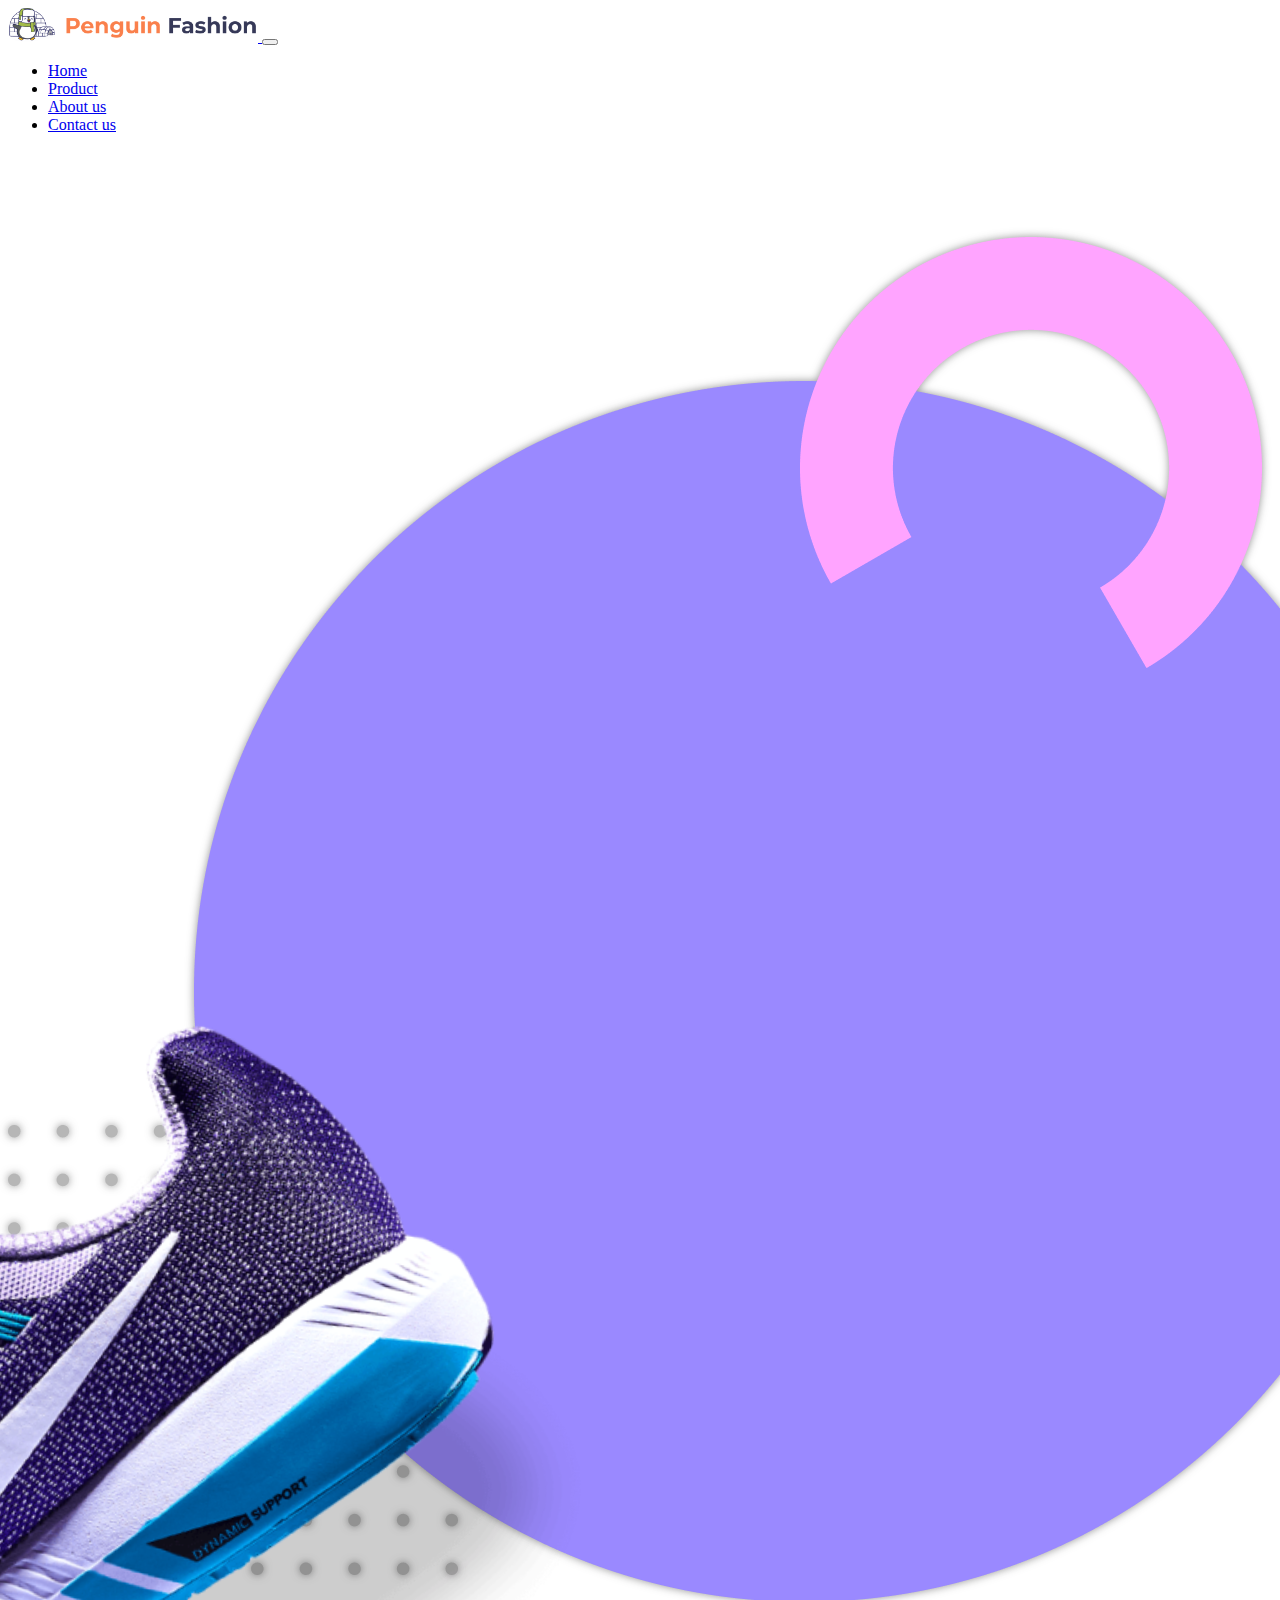
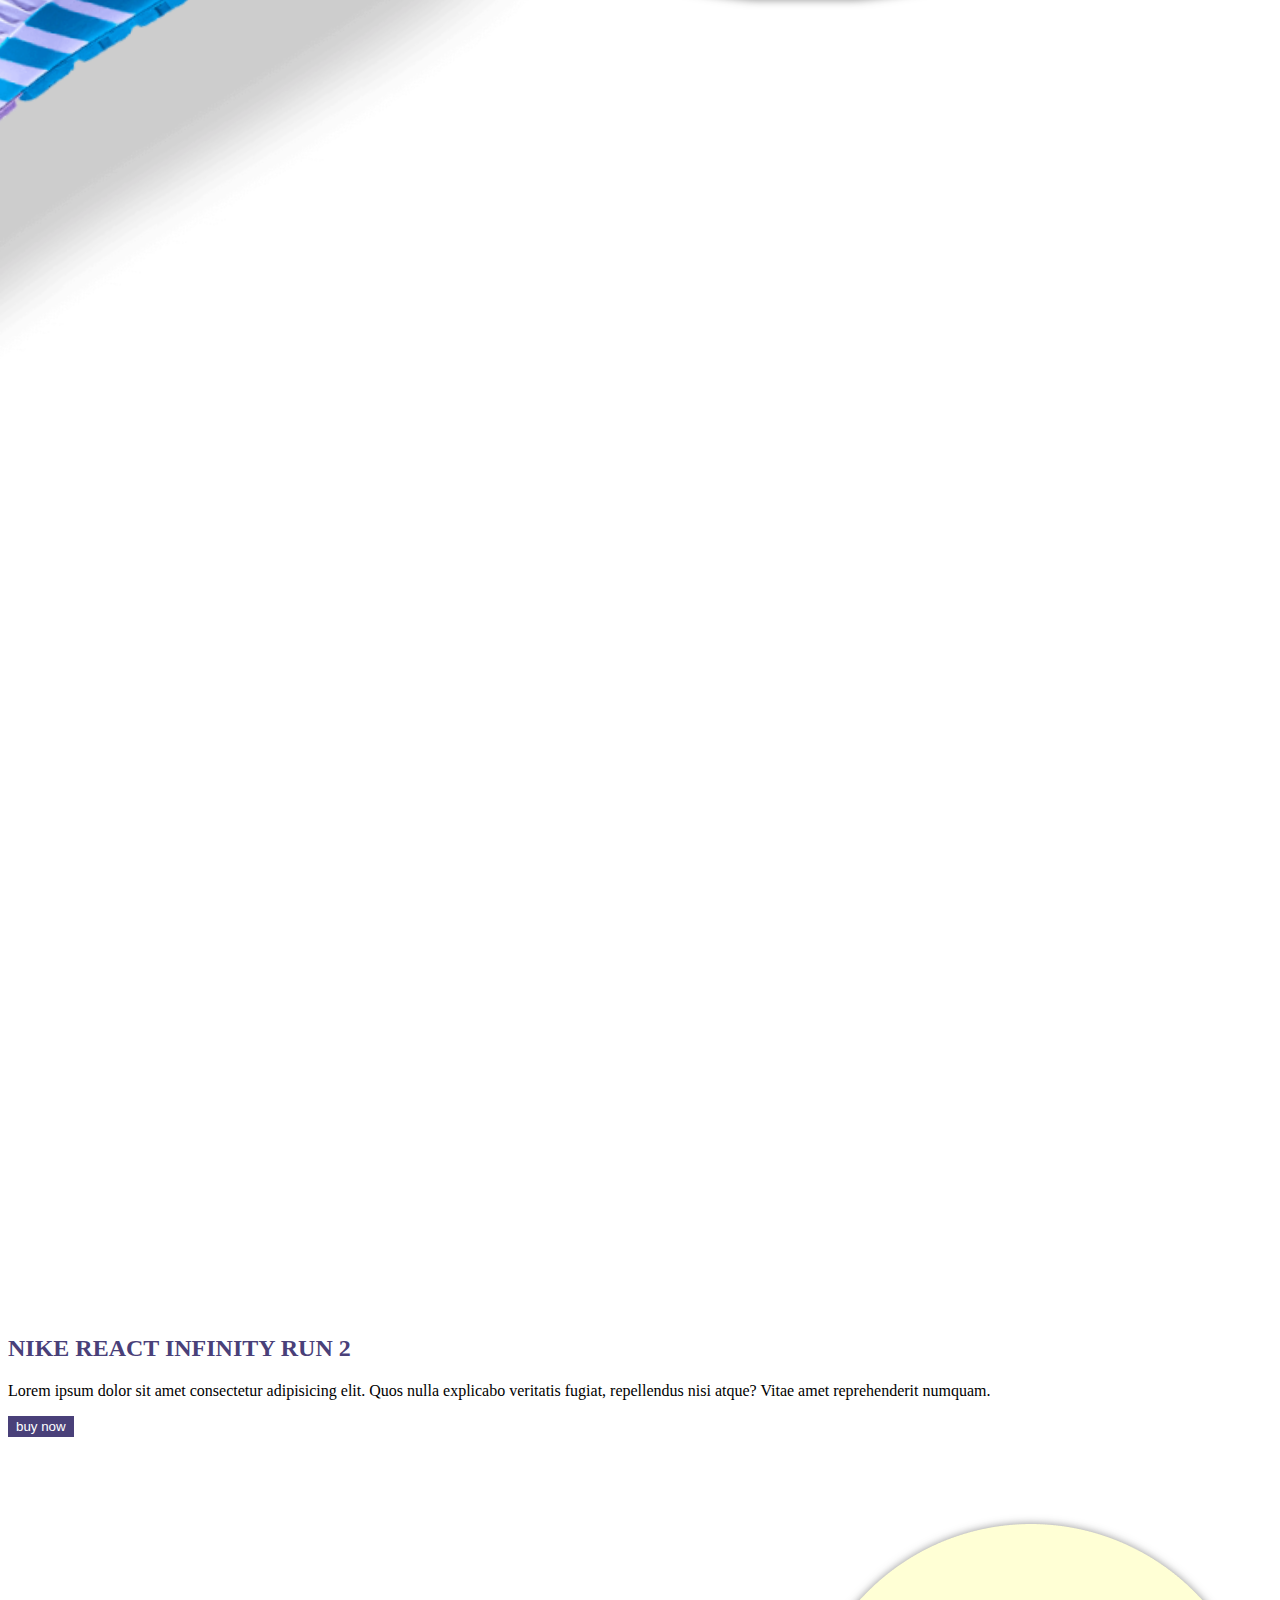
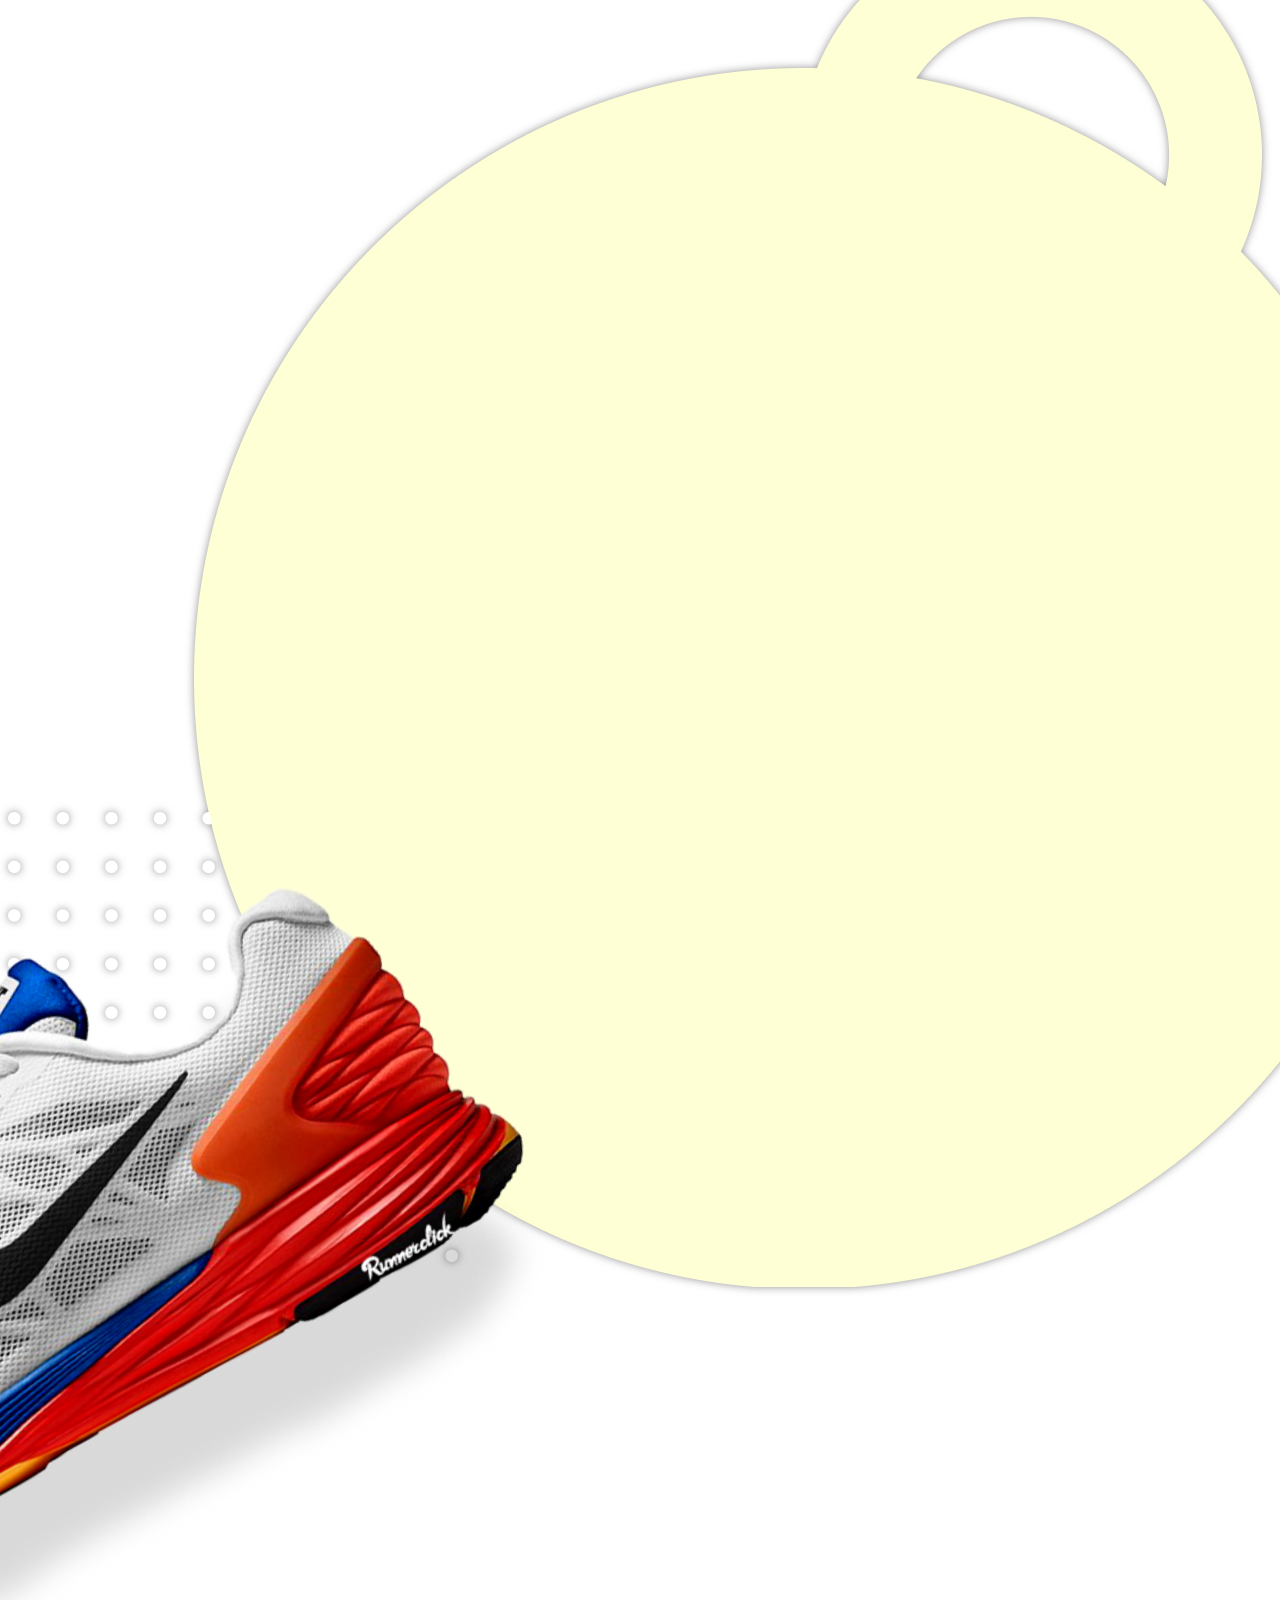
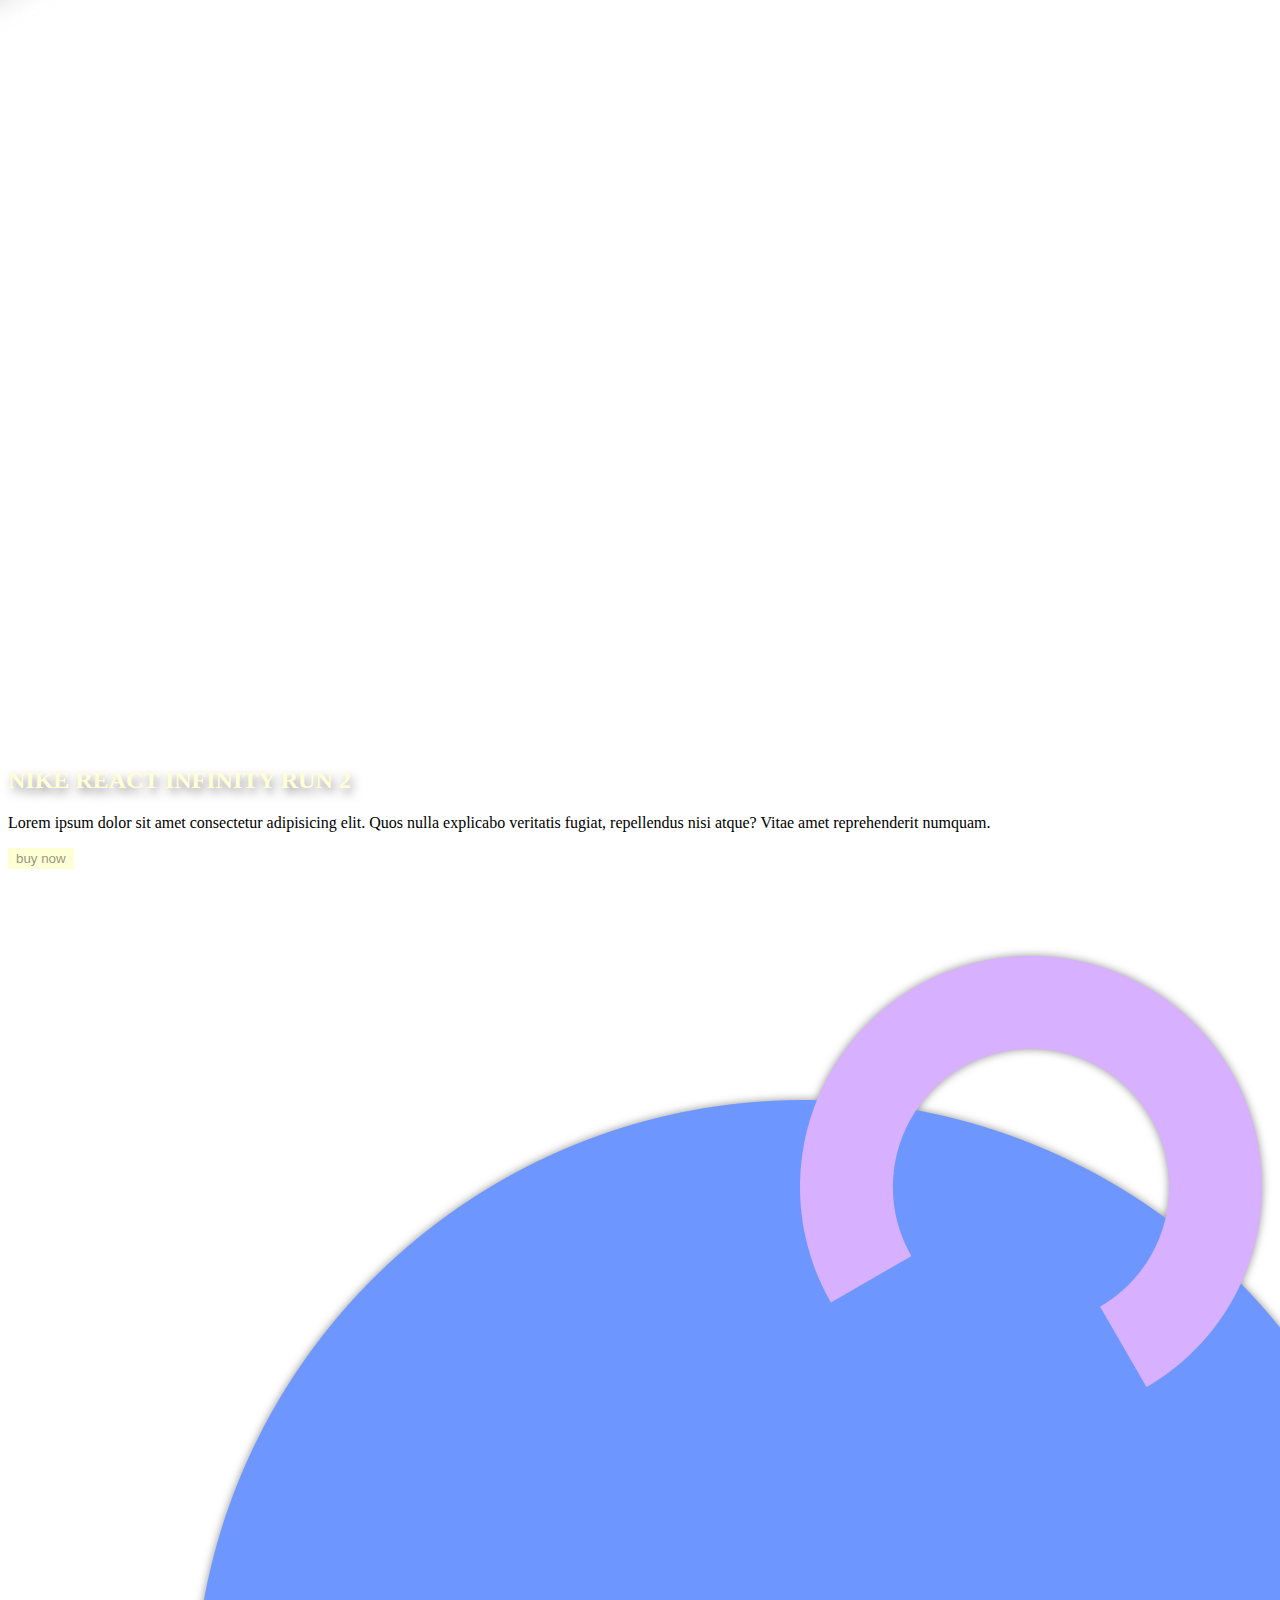
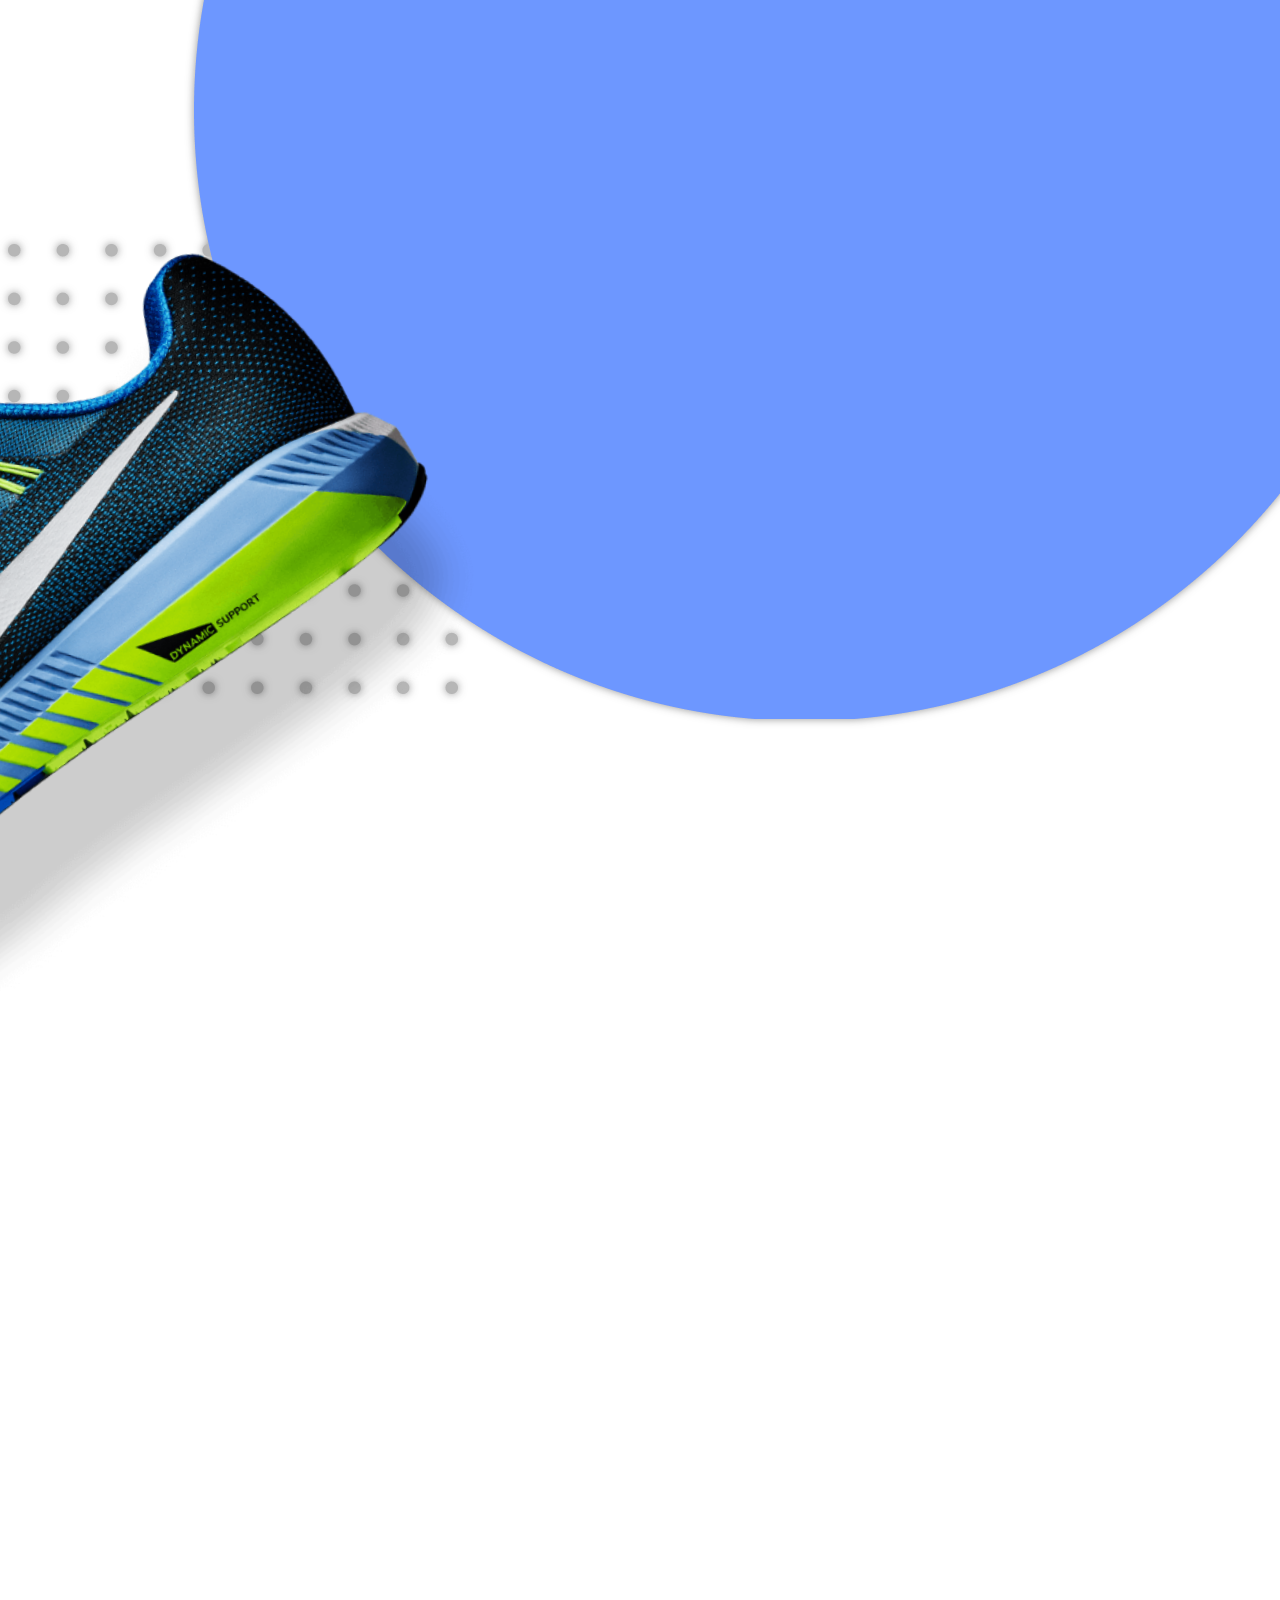
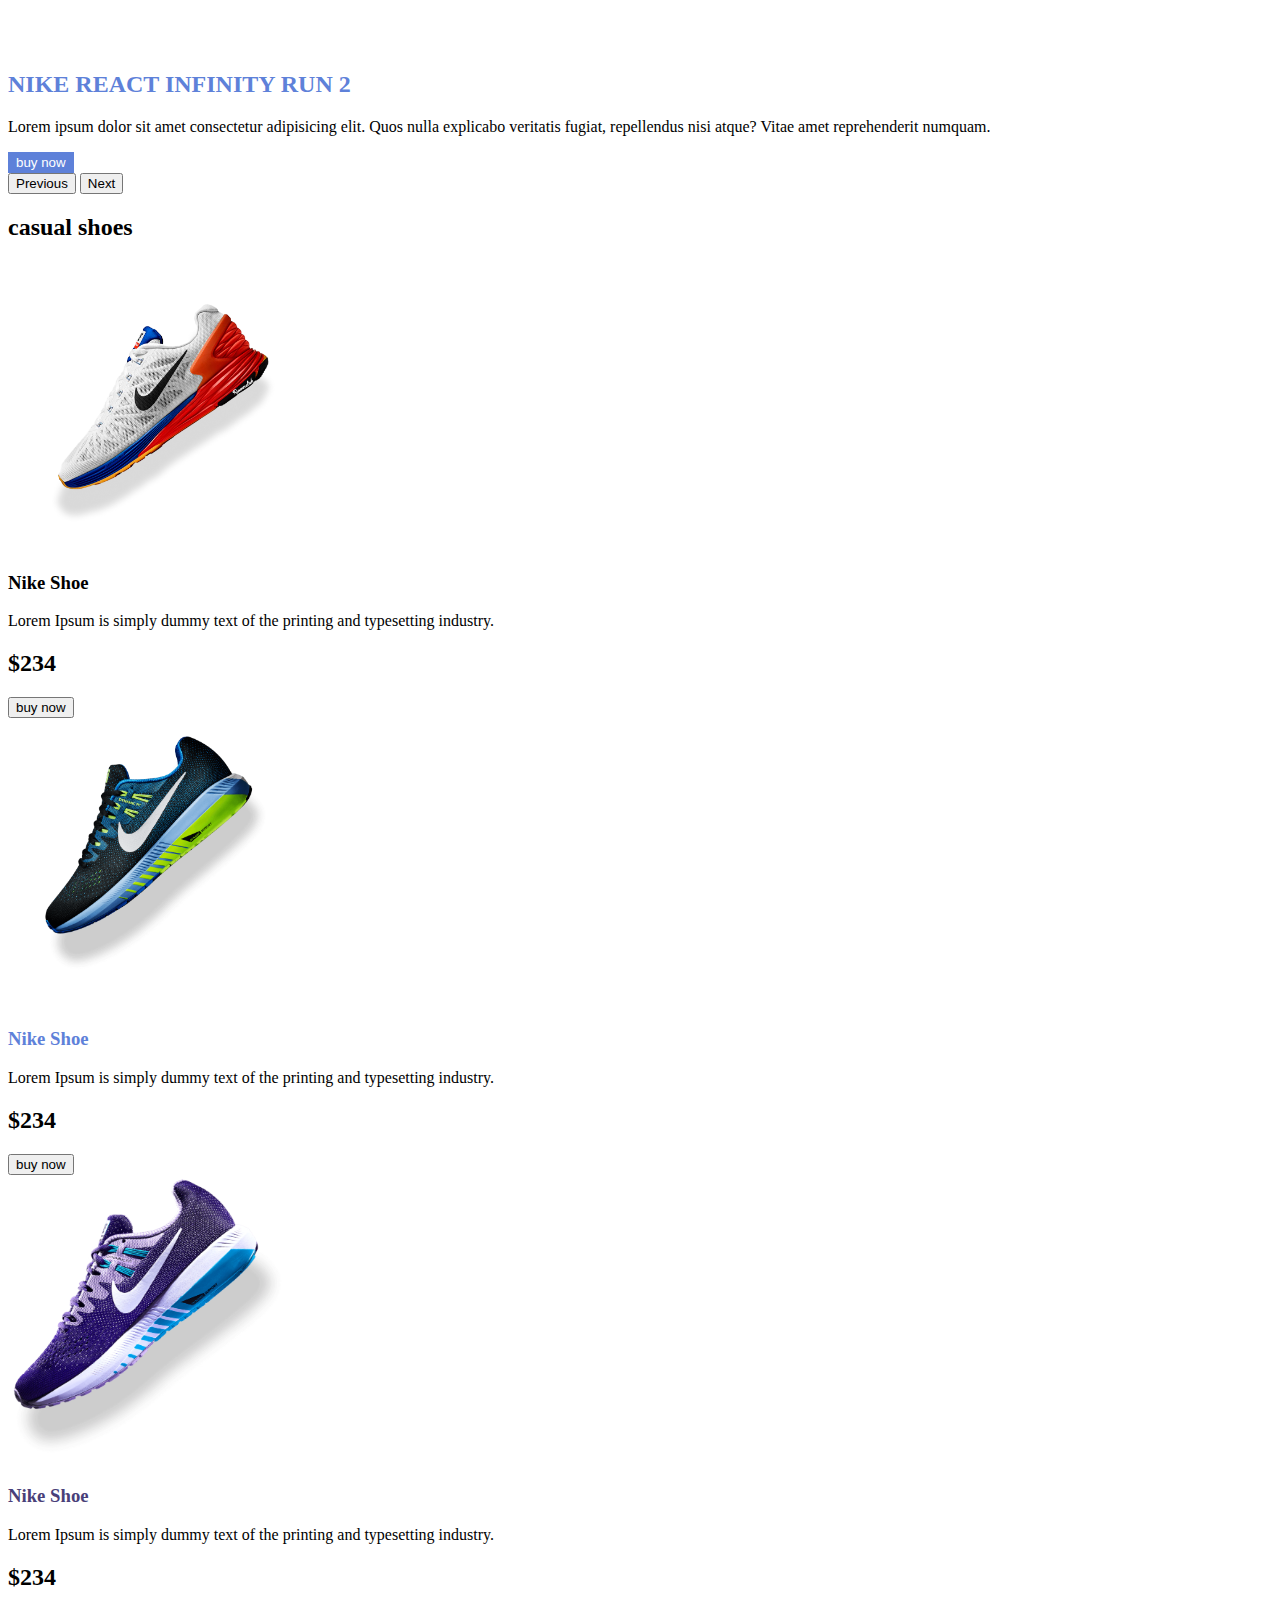
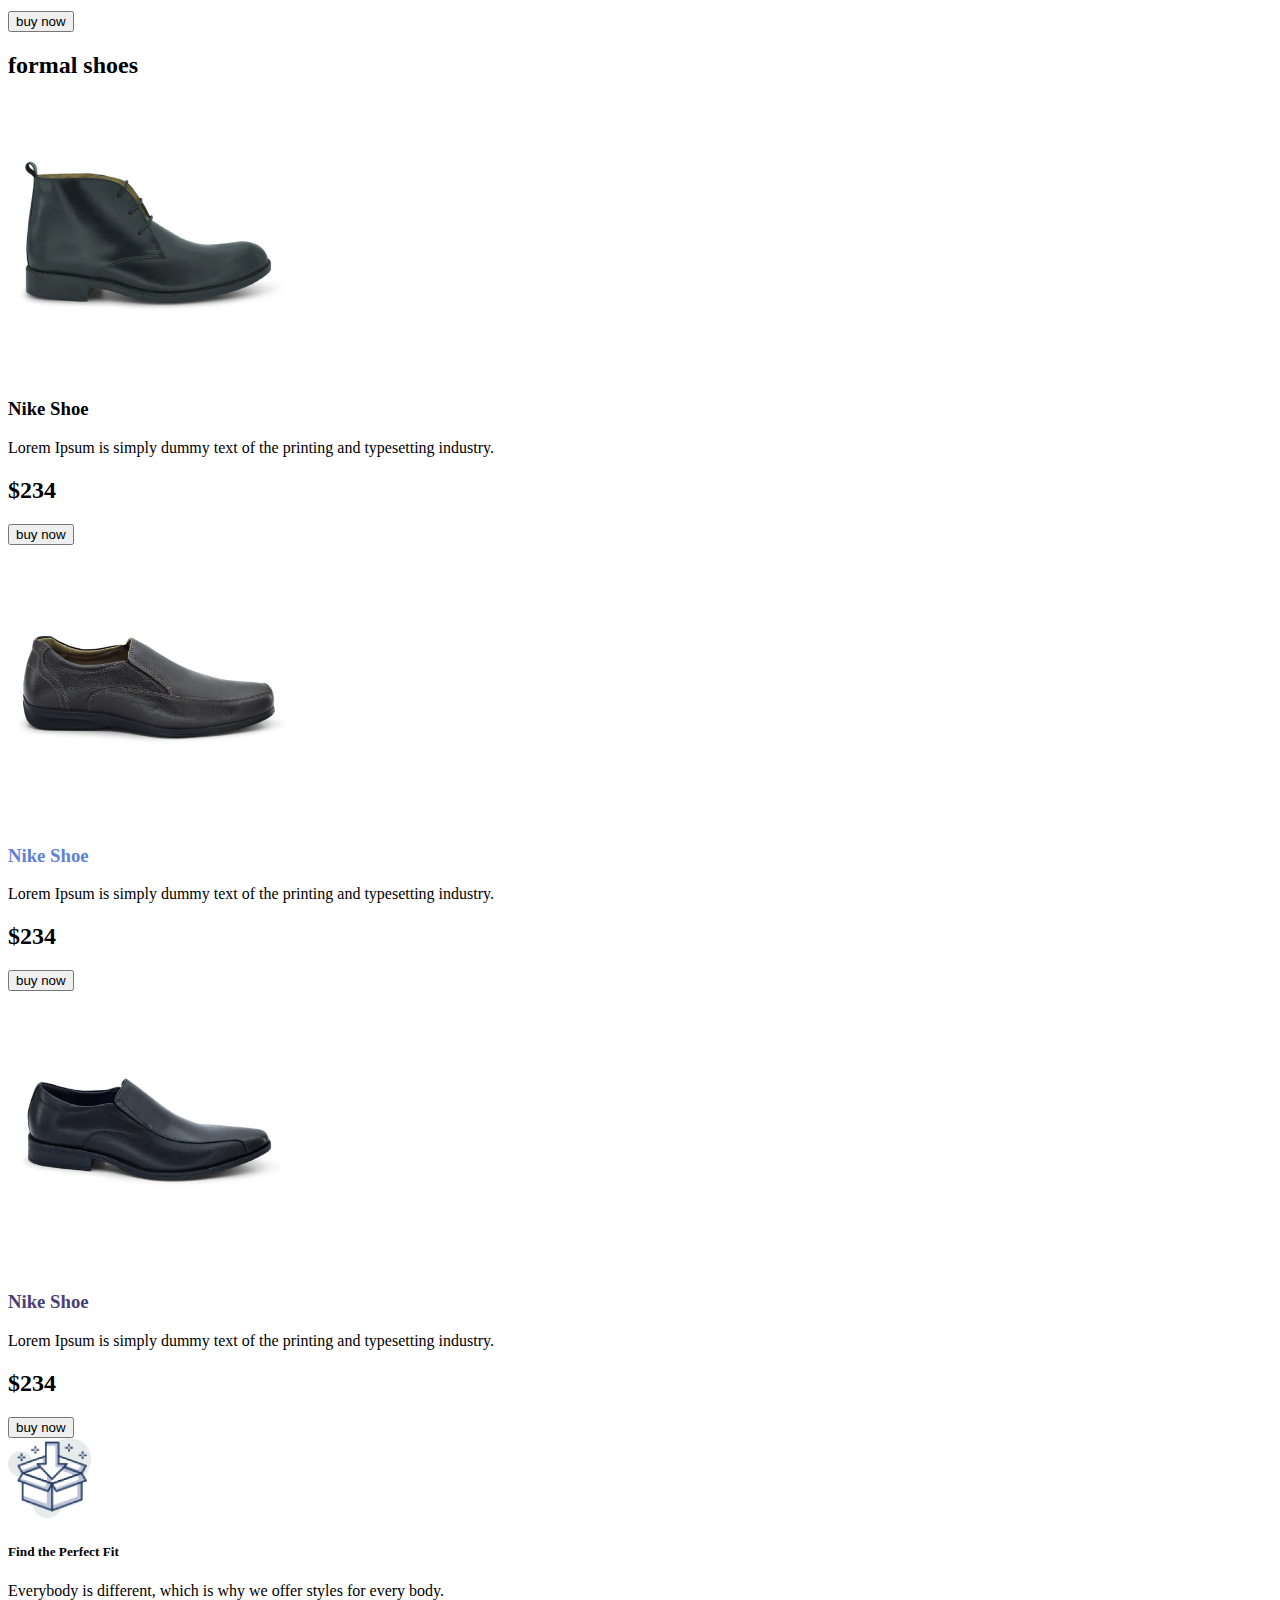
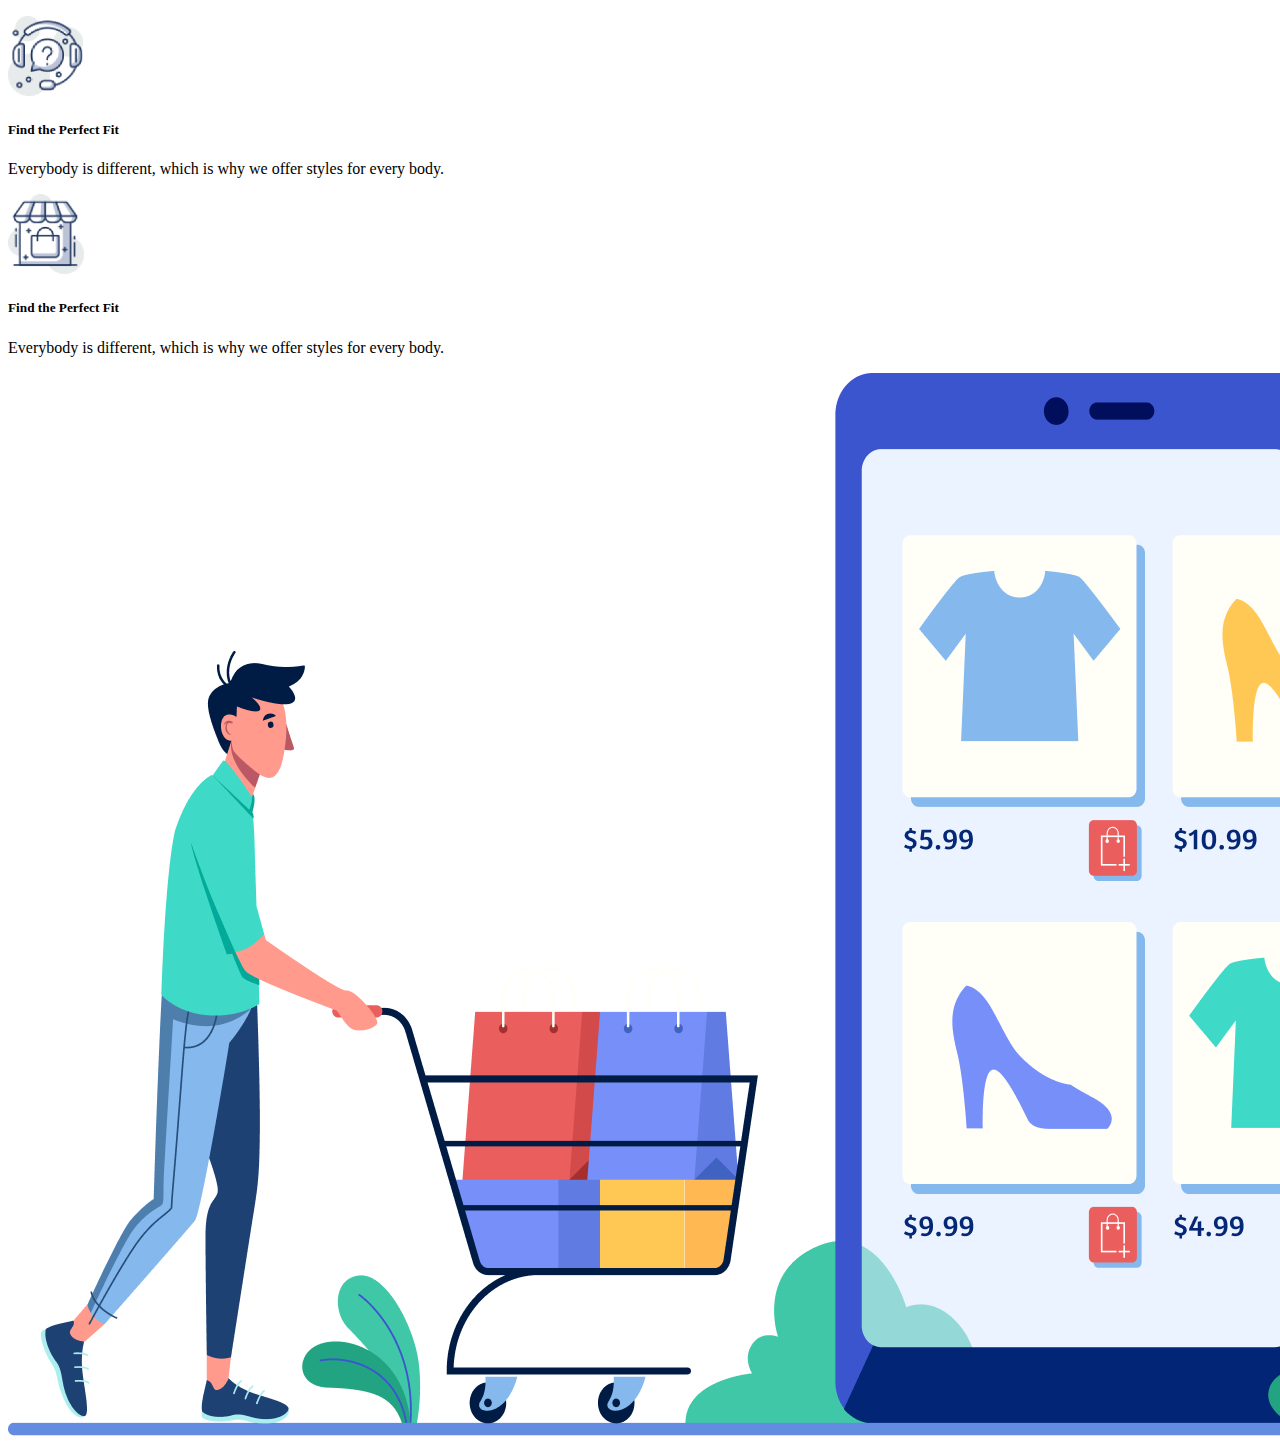
<file: index.html>
<!doctype html>
<html lang="en">
  <head>
    <meta charset="utf-8">
    <meta name="viewport" content="width=device-width, initial-scale=1">
    <title>Nike shoes</title>
    <link href="https://cdn.jsdelivr.net/npm/bootstrap@5.2.0/dist/css/bootstrap.min.css" rel="stylesheet" integrity="sha384-gH2yIJqKdNHPEq0n4Mqa/HGKIhSkIHeL5AyhkYV8i59U5AR6csBvApHHNl/vI1Bx" crossorigin="anonymous">
    <link rel="stylesheet" href="style.css">
  </head>
  <body>
    <!-- navigation bar -->
    <nav class="navbar navbar-expand-md bg-light sticky-top mb-5">
        <div class="container">
          <a class="navbar-brand" href="#top">
            <img src="./icons/Logo.png" alt="logo">
          </a>
          <button class="navbar-toggler" type="button" data-bs-toggle="collapse" data-bs-target="#navbarSupportedContent" aria-controls="navbarSupportedContent" aria-expanded="false" aria-label="Toggle navigation">
            <span class="navbar-toggler-icon"></span>
          </button>
          <div class="collapse navbar-collapse" id="navbarSupportedContent">
            <ul class="navbar-nav ms-auto mb-2 mb-lg-0">
              <li class="nav-item">
                <a class="nav-link active" aria-current="page" href="#top">Home</a>
              </li>
              <li class="nav-item">
                <a class="nav-link" href="#products">Product</a>
              </li>
              <li class="nav-item">
                <a class="nav-link" href="#">About us</a>
              </li>
              <li class="nav-item">
                <a class="nav-link" href="#">Contact us</a>
              </li>
          </div>
        </div>
      </nav>
      <!-- navbar ended -->
      <!-- header and banner .png-->
      <header class="container">
        <div id="carouselExampleControls" class="carousel slide" data-bs-ride="carousel">
            <div class="carousel-inner rounded-3">
              <div class="carousel-item active">
                <div class="row justify-content-between bg-secondary bg-opacity-25 flex-wrap-reverse">
                    <div class="col-12 col-md-5">
                      <div class="img-container position-relative">
                        <img src="./icons/Group 33102.png" alt="" class="img-fluid circle-one">
                        <img src="./images/banner3.png" class="img-fluid  position-absolute shoe-one" alt="...">
                    </div>
                    </div>
                    <div class="col-12 col-md-7 col-lg-6 d-flex ps-md-2 ps-xl-5">
                        <div class="content pt-md-3 p-2">
                            <h2 class="display-3 fw-semibold text-purple">NIKE REACT<span class="text-muted"> INFINITY RUN 2</span></h2>
                            <P>Lorem ipsum dolor sit amet consectetur adipisicing elit. Quos nulla explicabo veritatis fugiat, repellendus nisi atque? Vitae amet reprehenderit numquam.</P>
                            <button class="btn btn-border-purple fw-bold text-uppercase bg-gradient mt-3">
                                buy now
                            </button>
                        </div>
                    </div>
                </div>
              </div>
              <div class="carousel-item">
                <div class="row justify-content-between bg-secondary bg-opacity-25 flex-wrap-reverse">
                    <div class="col-12 col-md-5">
                      <div class="img-container position-relative">
                        <img src="./icons/Group 33102.png" alt="" class="img-fluid circle-two">
                        <img src="./images/banner2.png" class="img-fluid  position-absolute shoe-two" alt="...">
                    </div>
                    </div>
                    <div class="col-12 col-md-7 col-lg-6 d-flex ps-md-2 ps-xl-5">
                        <div class="content pt-md-3 p-2">
                          <h2 class="display-3 fw-semibold text-cream">NIKE REACT<span class="text-muted"> INFINITY RUN 2</span></h2>
                            <P>Lorem ipsum dolor sit amet consectetur adipisicing elit. Quos nulla explicabo veritatis fugiat, repellendus nisi atque? Vitae amet reprehenderit numquam.</P>
                            <button class="btn btn-border-cream fw-bold text-uppercase bg-gradient mt-3">
                                buy now
                            </button>
                        </div>
                    </div>
                </div>
              </div>
              <div class="carousel-item">
                <div class="row justify-content-between bg-secondary bg-opacity-25 flex-wrap-reverse">
                    <div class="col-12 col-md-5">
                      <div class="img-container position-relative">
                        <img src="./icons/Group 33102.png" alt="" class="img-fluid circle-three">
                        <img src="./images/banner1.png" class="img-fluid  position-absolute shoe-three" alt="...">
                    </div>
                    </div>
                    <div class="col-12 col-md-7 col-lg-6 d-flex ps-md-3 ps-xl-5">
                        <div class="content pt-md-3 p-2">
                          <h2 class="display-3 fw-semibold text-blue">NIKE REACT<span class="text-muted"> INFINITY RUN 2</span></h2>
                            <P>Lorem ipsum dolor sit amet consectetur adipisicing elit. Quos nulla explicabo veritatis fugiat, repellendus nisi atque? Vitae amet reprehenderit numquam.</P>
                            <button class="btn btn-border-primary fw-bold text-uppercase bg-gradient mt-3">
                                buy now
                            </button>
                        </div>
                    </div>
                </div>
              </div>
            </div>
            <button class="carousel-control-prev" type="button" data-bs-target="#carouselExampleControls" data-bs-slide="prev">
              <span class="carousel-control-prev-icon" aria-hidden="true"></span>
              <span class="visually-hidden">Previous</span>
            </button>
            <button class="carousel-control-next" type="button" data-bs-target="#carouselExampleControls" data-bs-slide="next">
              <span class="carousel-control-next-icon" aria-hidden="true"></span>
              <span class="visually-hidden">Next</span>
            </button>
          </div>
      </header>
      <!-- header banner ended -->
      <main class="container">
        <!-- casual shoes section -->
        <h2 class="my-5 text-uppercase" id="products">casual shoes</h2>
        <section class="row row-cols-1 row-cols-md-3 gy-3">
          <div class="col">
            <div class="card h-100">
              <div class="card-body">
                <div class="card-img bg-secondary bg-opacity-25 text-center">
                  <img src="./images/banner2.png" alt="">
                </div>
                <h3 class="card-subtitle mt-3 text-secondary">Nike Shoe</h3>
                <p>Lorem Ipsum is simply dummy text of the 
                  printing and typesetting industry.</p>
              </div>
              <div class="card-footer d-flex justify-content-between flex-wrap">
                <h2 class="card-title">$234</h2>
                <button class="btn btn-primary bg-gradient">buy now</button>
              </div>
            </div>
          </div>
          <div class="col">
            <div class="card h-100">
              <div class="card-body">
                <div class="card-img bg-secondary bg-opacity-25 text-center">
                  <img src="./images/banner1.png" alt="">
                </div>
                <h3 class="card-subtitle mt-3 text-blue">Nike Shoe</h3>
                <p>Lorem Ipsum is simply dummy text of the 
                  printing and typesetting industry.</p>
              </div>
              <div class="card-footer d-flex justify-content-between flex-wrap">
                <h2 class="card-title">$234</h2>
                <button class="btn btn-primary bg-gradient">buy now</button>
              </div>
            </div>
          </div>
          <div class="col">
            <div class="card">
              <div class="card-body">
                <div class="card-img bg-secondary bg-opacity-25 text-center">
                  <img src="./images/banner3.png" alt="">
                </div>
                <h3 class="card-subtitle mt-3 text-purple">Nike Shoe</h3>
                <p>Lorem Ipsum is simply dummy text of the 
                  printing and typesetting industry.</p>
              </div>
              <div class="card-footer d-flex justify-content-between flex-wrap">
                <h2 class="card-title">$234</h2>
                <button class="btn btn-primary bg-gradient">buy now</button>
              </div>
            </div>
          </div>
        </section>
        <!-- casual shoes section end -->
        <!-- formal shoes -->
        <h2 class="my-5 text-uppercase" id="formal-shoes">formal shoes</h2>
        <section class="row row-cols-1 row-cols-md-3 gy-3">
          <div class="col">
            <div class="card">
              <div class="card-body">
                <div class="card-img text-center">
                  <img src="./images/shoe1.png" alt="">
                </div>
                <h3 class="card-subtitle mt-3 text-secondary">Nike Shoe</h3>
                <p>Lorem Ipsum is simply dummy text of the 
                  printing and typesetting industry.</p>
              </div>
              <div class="card-footer d-flex justify-content-between flex-wrap">
                <h2 class="card-title">$234</h2>
                <button class="btn btn-primary bg-gradient">buy now</button>
              </div>
            </div>
          </div>
          <div class="col">
            <div class="card ">
              <div class="card-body">
                <div class="card-img  text-center">
                  <img src="./images/shoe2.png" alt="">
                </div>
                <h3 class="card-subtitle mt-3 text-blue">Nike Shoe</h3>
                <p>Lorem Ipsum is simply dummy text of the 
                  printing and typesetting industry.</p>
              </div>
              <div class="card-footer d-flex justify-content-between flex-wrap">
                <h2 class="card-title">$234</h2>
                <button class="btn btn-primary bg-gradient">buy now</button>
              </div>
            </div>
          </div>
          <div class="col">
            <div class="card">
              <div class="card-body">
                <div class="card-img text-center">
                  <img src="./images/shoe3.png" alt="">
                </div>
                <h3 class="card-subtitle mt-3 text-purple">Nike Shoe</h3>
                <p>Lorem Ipsum is simply dummy text of the 
                  printing and typesetting industry.</p>
              </div>
              <div class="card-footer d-flex justify-content-between flex-wrap">
                <h2 class="card-title">$234</h2>
                <button class="btn btn-primary bg-gradient">buy now</button>
              </div>
            </div>
          </div>
        </section>
        <!-- formal shoes end -->
      </main>
      <footer class="container my-5">
        <div class="row row-cols-lg-2 row-cols-1 flex-wrap-reverse">
          <div class="col">
            <div class="card mb-3">
              <div class="row g-0 align-items-center">
                <div class="col-md-4 text-center">
                  <img src="./icons/image 13.png" class="img-fluid rounded-start" alt="...">
                </div>
                <div class="col-md-8">
                  <div class="card-body">
                    <h5 class="card-title">Find the Perfect Fit</h5>
                    <p class="card-text">Everybody is different, which is why we
                      offer styles for every body.</p>
                  </div>
                </div>
              </div>
            </div>
            <div class="card mb-3">
              <div class="row g-0 align-items-center">
                <div class="col-md-4 text-center">
                  <img src="./icons/image 14.png" class="img-fluid rounded-start" alt="...">
                </div>
                <div class="col-md-8">
                  <div class="card-body">
                    <h5 class="card-title">Find the Perfect Fit</h5>
                    <p class="card-text">Everybody is different, which is why we
                      offer styles for every body.</p>
                  </div>
                </div>
              </div>
            </div>
            <div class="card mb-3">
              <div class="row g-0 align-items-center">
                <div class="col-md-4 text-center">
                  <img src="./icons/image 12.png" class="img-fluid rounded-start" alt="...">
                </div>
                <div class="col-md-8">
                  <div class="card-body">
                    <h5 class="card-title">Find the Perfect Fit</h5>
                    <p class="card-text">Everybody is different, which is why we
                      offer styles for every body.</p>
                  </div>
                </div>
              </div>
            </div>
          </div>
          <div class="col my-3 my-lg-0">
            <div class="img-container">
              <img src="./icons/XMLID 1.png" alt="" class="img-fluid">
            </div>
          </div>
        </div>
      </footer>
      <!-- casual shoes section start  -->
    <script src="https://cdn.jsdelivr.net/npm/bootstrap@5.2.0/dist/js/bootstrap.bundle.min.js" integrity="sha384-A3rJD856KowSb7dwlZdYEkO39Gagi7vIsF0jrRAoQmDKKtQBHUuLZ9AsSv4jD4Xa" crossorigin="anonymous"></script>
  </body>
</html>
</file>
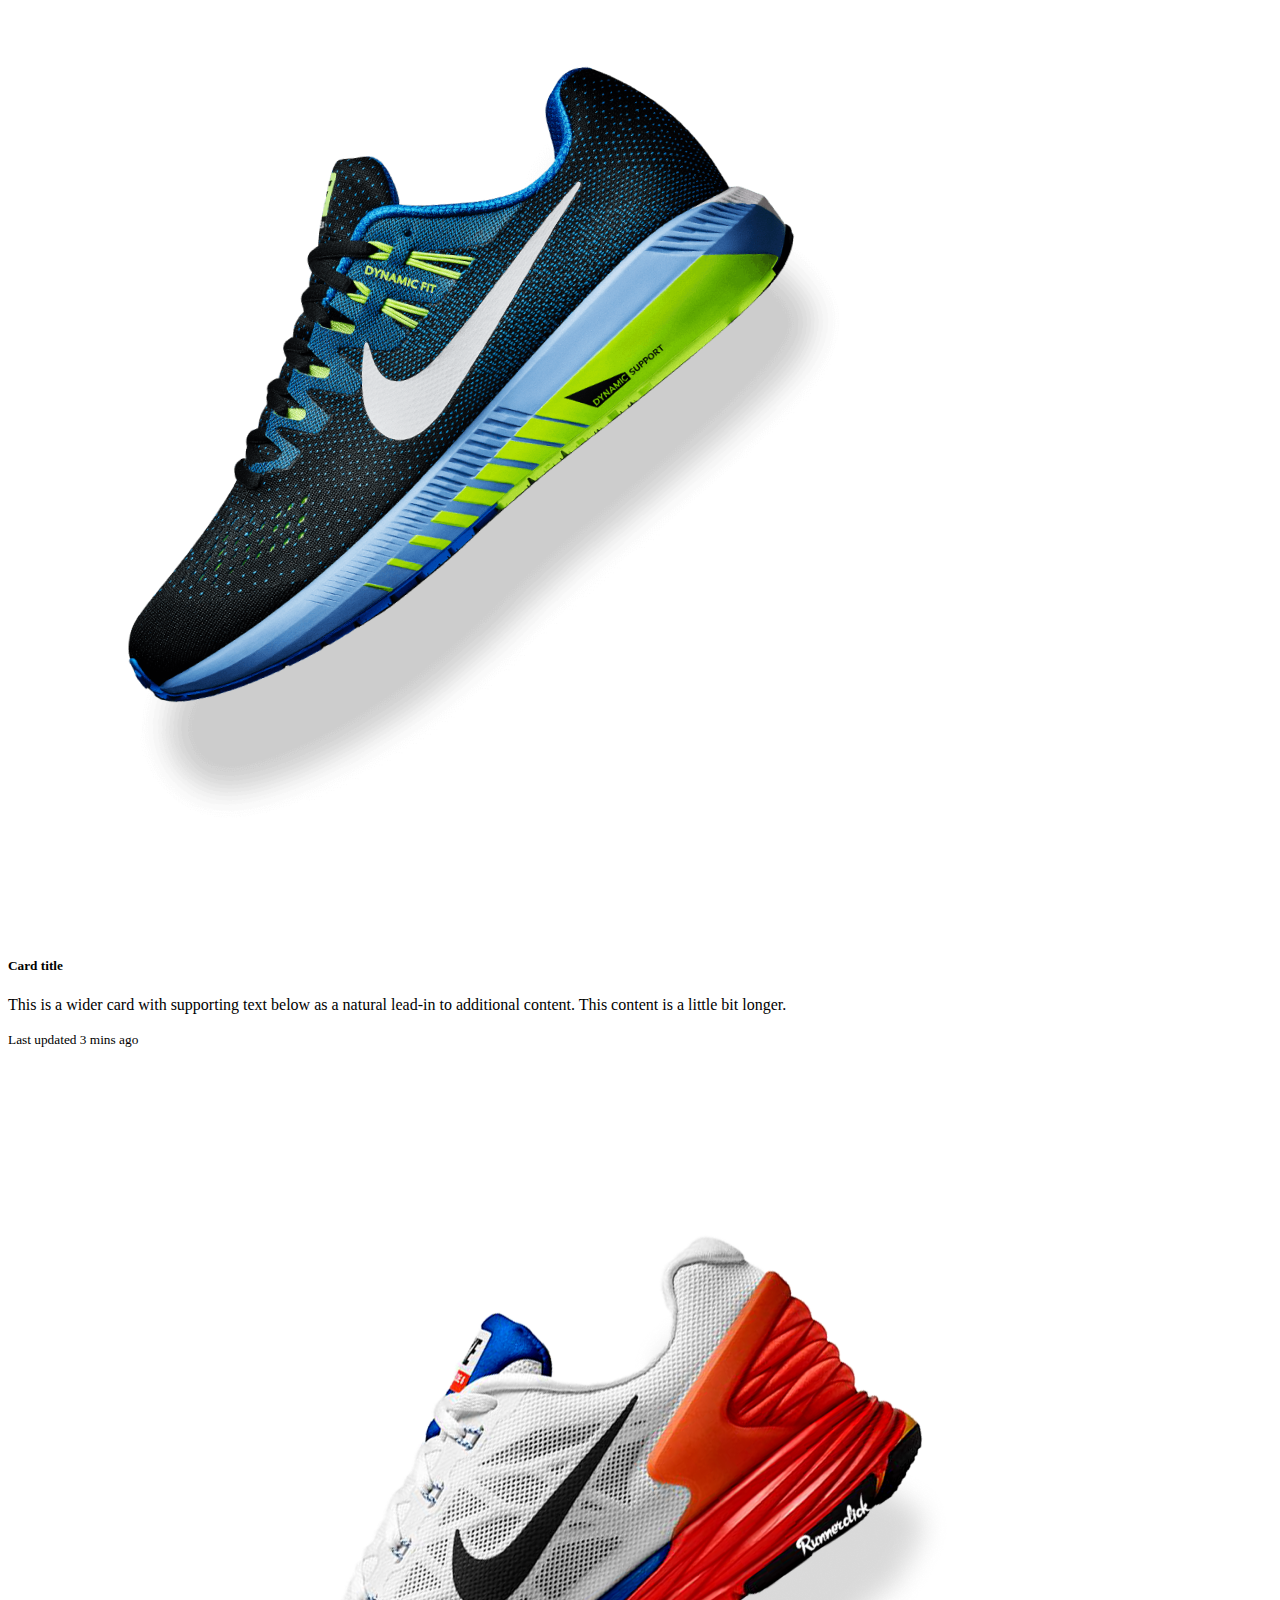
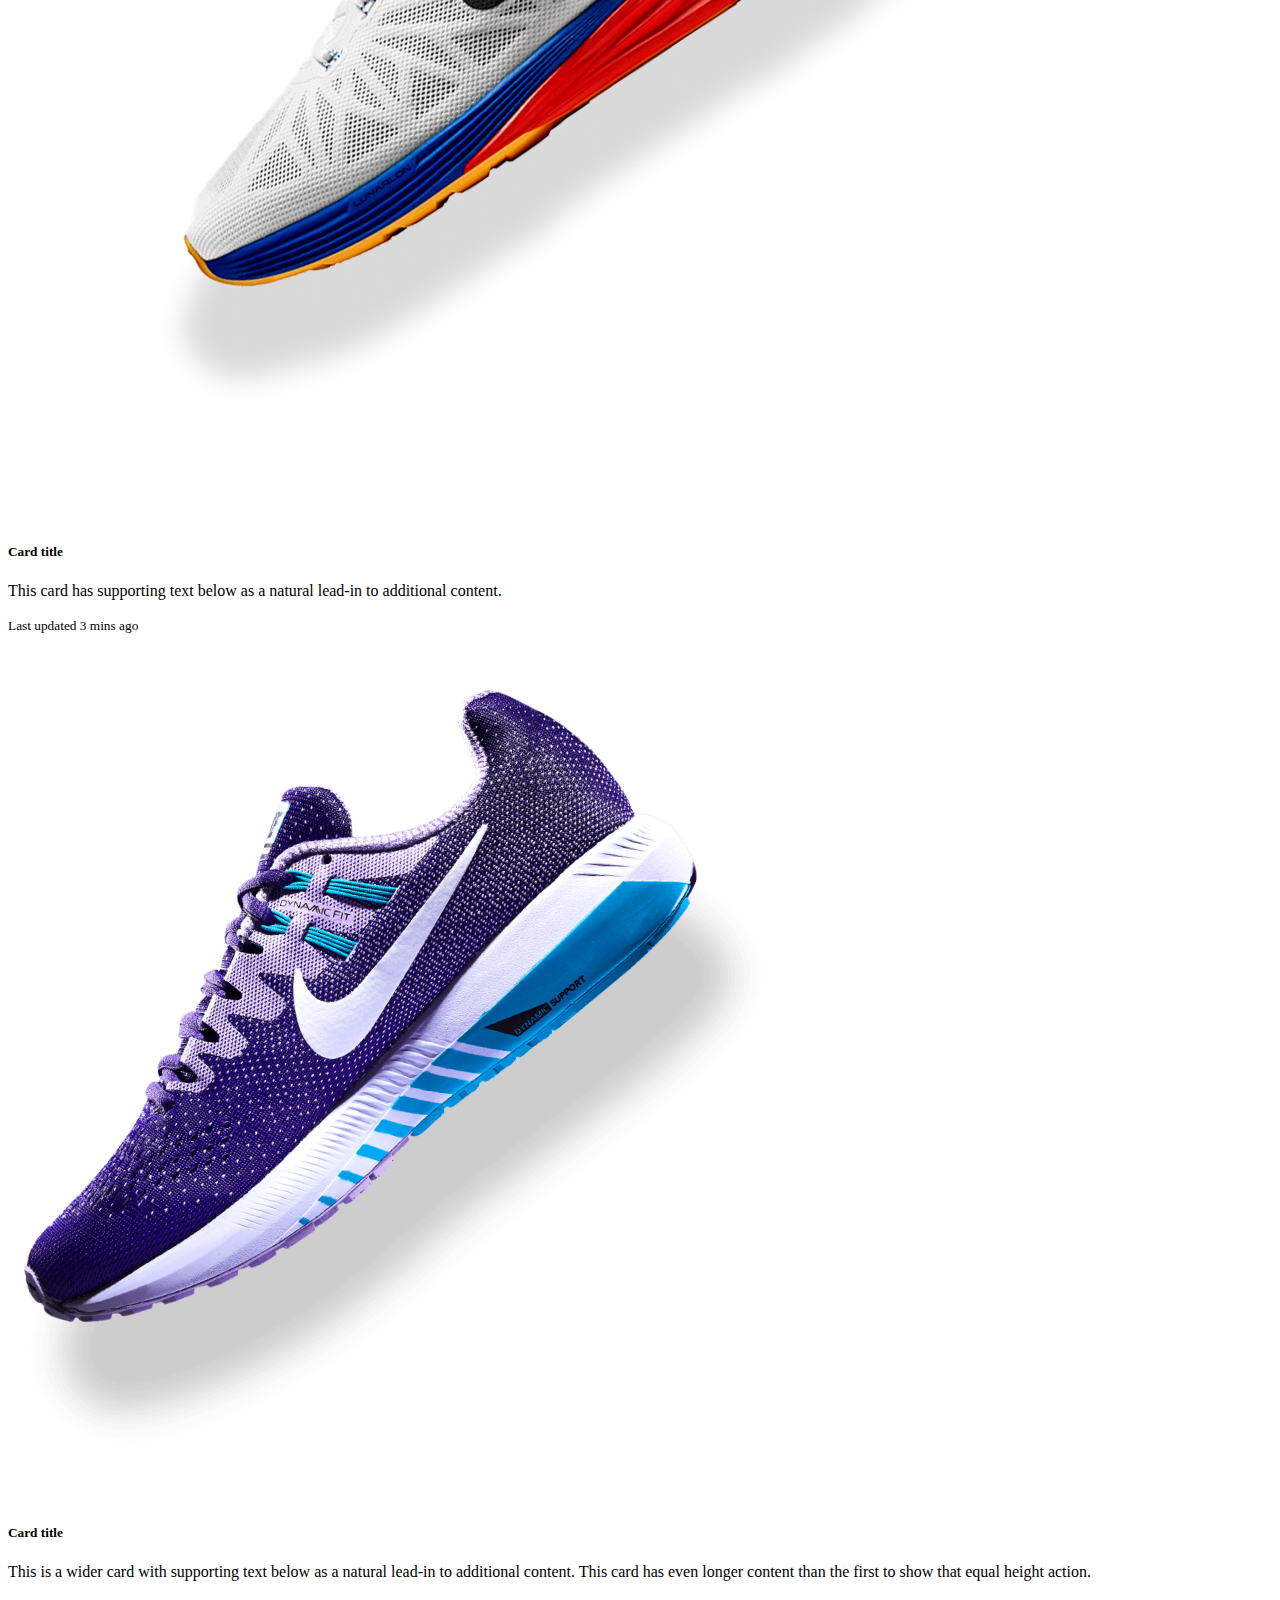
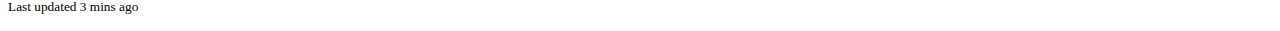
<file: image.html>
<!DOCTYPE html>
<html lang="en">
<head>
    <meta charset="UTF-8">
    <meta http-equiv="X-UA-Compatible" content="IE=edge">
    <meta name="viewport" content="width=device-width, initial-scale=1.0">
    <title>Document</title>
    <link href="https://cdn.jsdelivr.net/npm/bootstrap@5.2.0/dist/css/bootstrap.min.css" rel="stylesheet" integrity="sha384-gH2yIJqKdNHPEq0n4Mqa/HGKIhSkIHeL5AyhkYV8i59U5AR6csBvApHHNl/vI1Bx" crossorigin="anonymous">
    <style>

    </style>
</head>
<body>
    <div class="container">
        <div class="card-group">
            <div class="card">
              <img src="./images/banner1.png" class="card-img-top bg-secondary" alt="...">
              <div class="card-body">
                <h5 class="card-title">Card title</h5>
                <p class="card-text">This is a wider card with supporting text below as a natural lead-in to additional content. This content is a little bit longer.</p>
                <p class="card-text"><small class="text-muted">Last updated 3 mins ago</small></p>
              </div>
            </div>
            <div class="card">
              <img src="./images/banner2.png" class="card-img-top bg-secondary" alt="...">
              <div class="card-body">
                <h5 class="card-title">Card title</h5>
                <p class="card-text">This card has supporting text below as a natural lead-in to additional content.</p>
                <p class="card-text"><small class="text-muted">Last updated 3 mins ago</small></p>
              </div>
            </div>
            <div class="card">
              <img src="./images/banner3.png" class="card-img-top bg-secondary" alt="...">
              <div class="card-body">
                <h5 class="card-title">Card title</h5>
                <p class="card-text">This is a wider card with supporting text below as a natural lead-in to additional content. This card has even longer content than the first to show that equal height action.</p>
                <p class="card-text"><small class="text-muted">Last updated 3 mins ago</small></p>
              </div>
            </div>
          </div>
    </div>
    <script src="https://cdn.jsdelivr.net/npm/bootstrap@5.2.0/dist/js/bootstrap.bundle.min.js" integrity="sha384-A3rJD856KowSb7dwlZdYEkO39Gagi7vIsF0jrRAoQmDKKtQBHUuLZ9AsSv4jD4Xa" crossorigin="anonymous"></script>
</body>
</html>
</file>
<file: style.css>
nav img{
    max-width: 250px !important;
    width: 100% ;
    height: auto;
}
img.shoe-one{
    top:57% !important;
    left: 62% !important;
    transform: translate(-50%,-50%) rotateZ(5deg);
    width: 95% ;
    height: auto ;

}
img.shoe-two,img.shoe-three{
    transform: translate(-50%,-50%) rotateZ(5deg) scale(1.2);

}
img.shoe-two{
    left: 52% !important;
    top: 54% !important;
}
img.shoe-three{
    left: 65% !important;
    top: 62% !important;
}
.circle-one,.circle-two,.circle-three{
    transition: .2s;
}
.circle-one{
    filter: blur(0) hue-rotate(235deg) drop-shadow(0 0 4px rgba(37, 37, 37,.5));

}
.circle-two{
    filter: blur(0) brightness(2.8) drop-shadow(0 0 4px rgba(37, 37, 37,.5));

}
.circle-three{
    filter: blur(0) hue-rotate(214deg) drop-shadow(0 0 4px rgba(37, 37, 37,.5));
}
.img-container:hover .circle-one{
    filter:blur(5px) hue-rotate(235deg) drop-shadow(0 0 4px rgba(37, 37, 37,.5));
}
.img-container:hover .circle-two{
    filter: blur(5px) brightness(2.8) drop-shadow(0 0 4px rgba(37, 37, 37,.5));
}
.img-container:hover .circle-three{
    filter: blur(5px) hue-rotate(214deg) drop-shadow(0 0 4px rgba(37, 37, 37,.5));
}
.text-purple{
    color: #494079;
}
.text-blue{
    color: #5E81D9;
}
.text-cream{
    color: #FFFFD5;
    text-shadow: 3px 5px 10px rgba(37, 37, 37,.5);
}
.btn-border-purple{
    border:2px solid #494079;
    background-color: #494079;
    color: white;
}
.btn-border-purple:hover{
    border:2px solid #494079;
    background-color: transparent;
    color: #494079;
}
.btn-border-cream{
    border:2px solid #FFFFD5;
    background-color: #FFFFD5;
    color: rgba(37, 37, 37,.5);
}
.btn-border-cream:hover{
    border:2px solid #FFFFD5;
    background-color: transparent;
    color: #FFFFD5;
    text-shadow: 2px 3px 5px rgb(37, 37, 37);
    box-shadow: 0 2px 5px rgb(37, 37, 37);
}
.btn-border-primary{
    border:2px solid #5E81D9;
    background-color: #5E81D9;
    color: white;
}
.btn-border-primary:hover{
    border:2px solid #5E81D9;
    background-color: transparent;
    color: #5E81D9;
}
.card-img img{
    max-width: 283px;
    max-height: 288px;
    width: 100%;
    height: 100%;
    object-fit: cover;
}
footer .card img{
    max-width: 90px;
    max-height: 80px;
}
</file>
